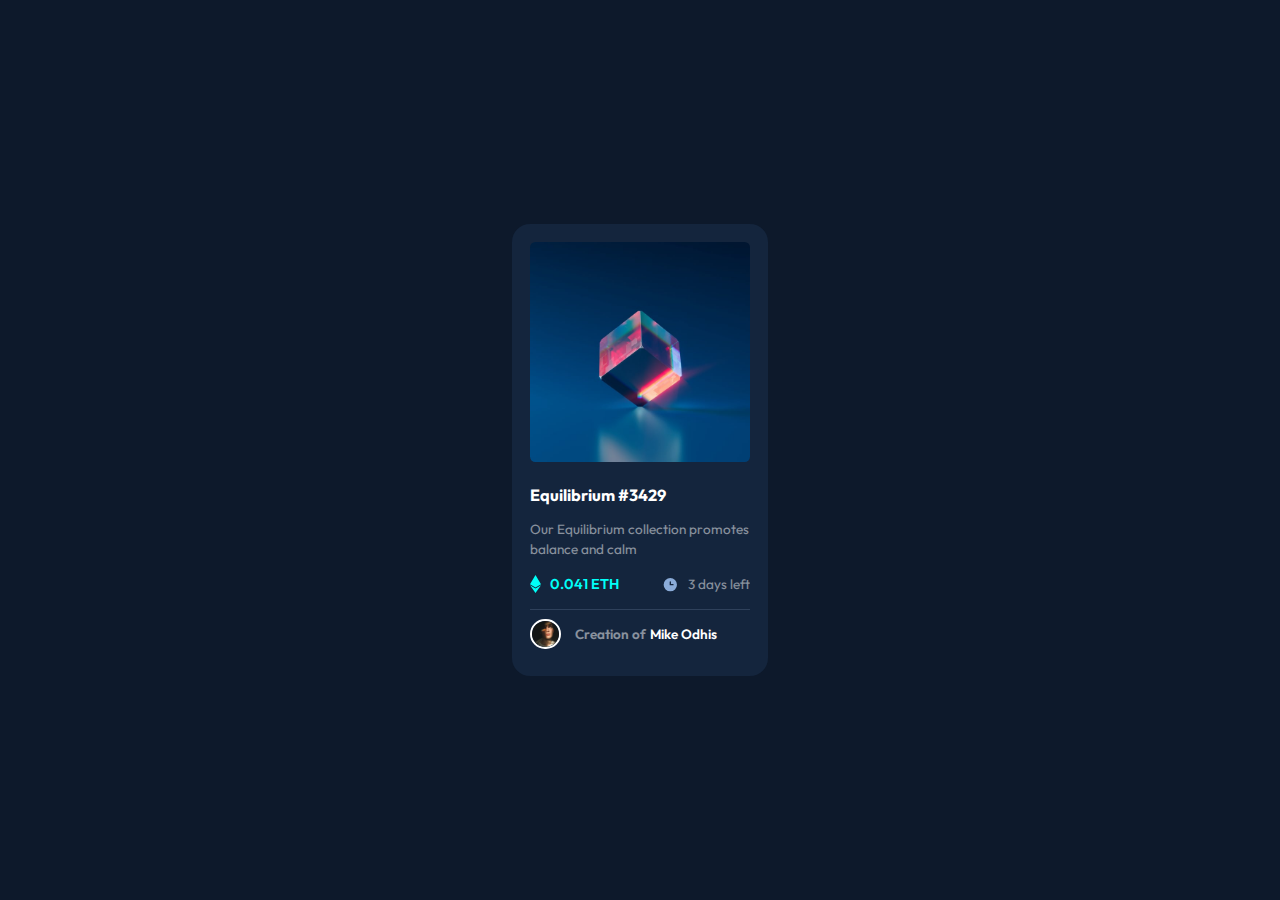
<file: 02-nft-preview-card-component/index.html>
<!DOCTYPE html>
<html lang="en">
<head>
  <meta charset="UTF-8">
  <meta name="viewport" content="width=device-width, initial-scale=1.0">
  <link rel="stylesheet" href="./styles/styles.css">
  <link rel="icon" type="image/png" sizes="32x32" href="./images/favicon-32x32.png">
  <title>NFT preview card component</title>
</head>

<body>
  <main class="main">
    <div class="main-img">
      <img src="./images/image-equilibrium.jpg" alt="image equilibrium">
    </div>
    <div class="main-dets">
      <div class="main-dets-text">
        <h1>Equilibrium #3429</h1>
        <p>Our Equilibrium collection promotes balance and calm</p>
        <div class="main-dets-nft">
          <span class="nft-price">
            <img src="./images/icon-ethereum.svg" alt="Etherium icon">0.041 ETH
          </span>
          <span class="nft-dur">
            <img src="./images/icon-clock.svg" alt="Clock icon"><p>3 days left</p>
          </span>
        </div>
        <div class="main-dets-info">
          <img src="./images/image-avatar.png" alt="User avatar">
          <span>Creation of</span>Mike Odhis
        </div>
      </div>
    </div>
  </main>
</body>
</html>
</file>
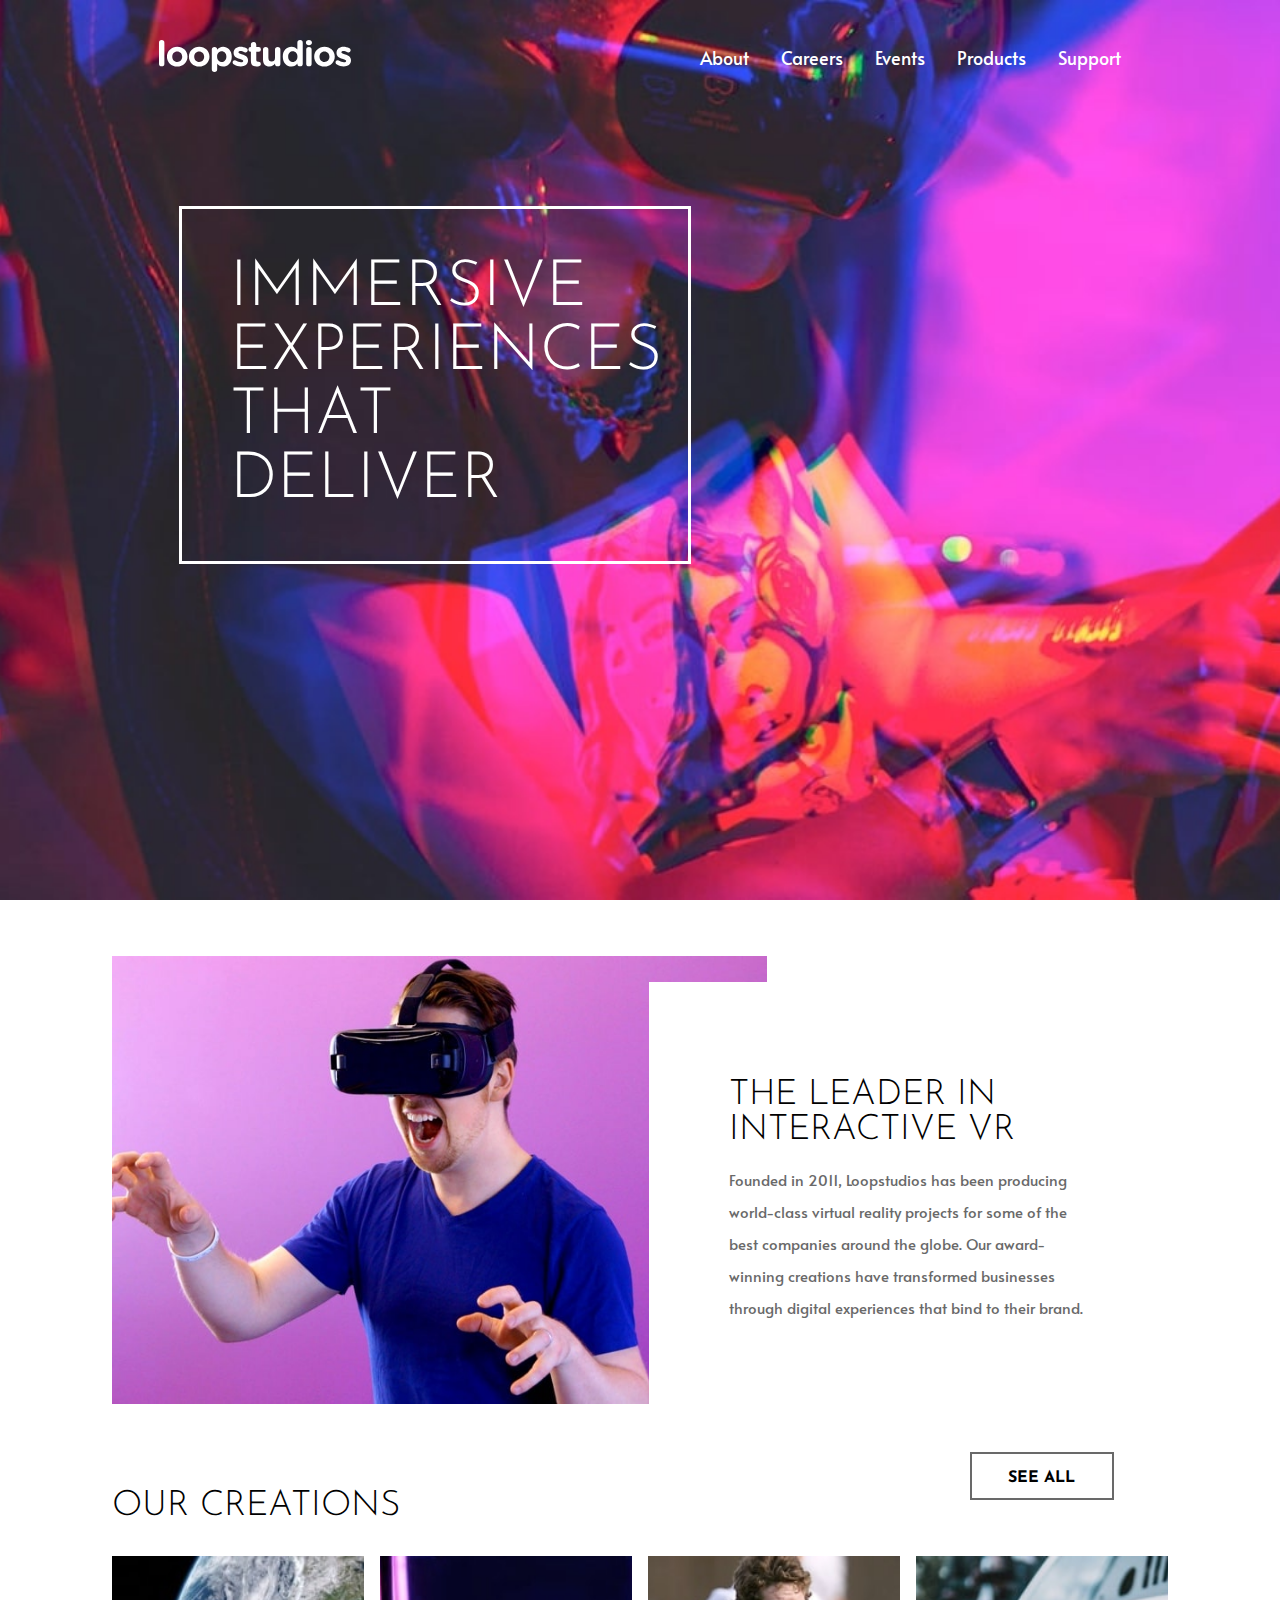
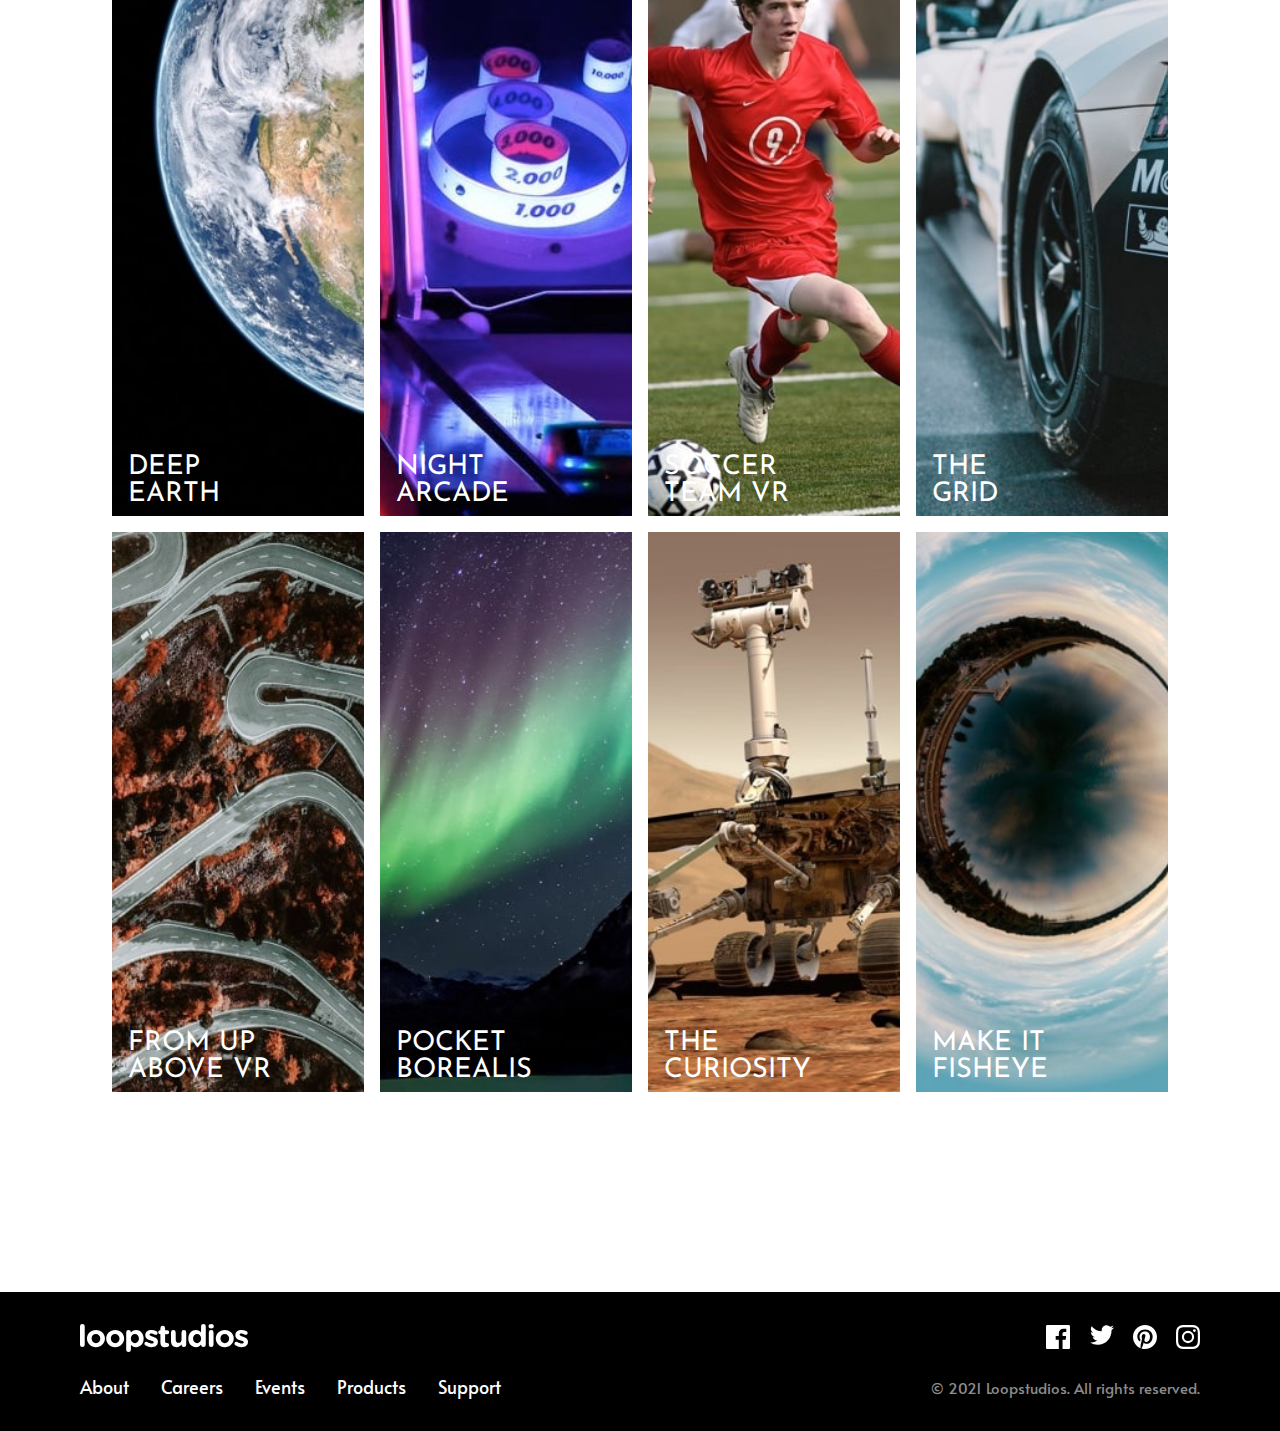
<file: 05-loopstudios-landing-page/index.html>
<!DOCTYPE html>
<html lang="en">
  <head>
    <meta charset="UTF-8" />
    <meta name="viewport" content="width=device-width, initial-scale=1.0" />
    <link rel="stylesheet" href="./stylesheets/styles.css" />
    <link
      rel="icon"
      type="image/png"
      sizes="32x32"
      href="./images/favicon-32x32.png"
    />
    <title>Loopstudios Landing Page</title>
  </head>
  <body>
    <!------------- HEADER SECTION -------------->
    <header>
      <nav class="nav" id="nav">
        <div class="logo">
          <img src="./images/logo.svg" alt="Loopstudios Logo" />
        </div>
        <div class="nav__bar">
          <a href="#">About</a>
          <a href="#">Careers</a>
          <a href="#">Events</a>
          <a href="#">Products</a>
          <a href="#">Support</a>
        </div>
        <div class="nav__bar-burger" id="burger">
          <img src="./images/icon-hamburger.svg" alt="Burger Menu" />
        </div>
      </nav>
      <div class="dropdown">
        <a href="#">About</a>
        <a href="#">Careers</a>
        <a href="#">Events</a>
        <a href="#">Products</a>
        <a href="#">Support</a>
      </div>
      <div class="cta-text">
        <h1>Immersive experiences that deliver</h1>
      </div>
    </header>

    <!------------- MAIN SECTION -------------->
    <section class="main">
      <div class="main__img">
        <img
          class="main__img-mob"
          src="./images/mobile/image-interactive.jpg"
          alt="Interactive"
        />
        <img
          class="main__img-desk"
          src="./images/desktop/image-interactive.jpg"
          alt="Interactive"
        />
      </div>

      <div class="main__text">
        <h2>The leader in interactive vr</h2>
        <p>
          Founded in 2011, Loopstudios has been producing world-class virtual
          reality projects for some of the best companies around the globe. Our
          award-winning creations have transformed businesses through digital
          experiences that bind to their brand.
        </p>
      </div>
    </section>

    <!------------- CREATIONS SECTION -------------->
    <section class="creations">
      <div class="grid-item title">
        <h2>Our creations</h2>
      </div>
      <div class="grid-item btn">
        <a href="#"> See all </a>
      </div>
      <div class="grid-item earth">
        <h3>Deep Earth</h3>
      </div>
      <div class="grid-item arcade">
        <h3>Night arcade</h3>
      </div>
      <div class="grid-item soccer">
        <h3>Soccer team VR</h3>
      </div>
      <div class="grid-item grid">
        <h3>The grid</h3>
      </div>
      <div class="grid-item above">
        <h3>From up above VR</h3>
      </div>
      <div class="grid-item borealis">
        <h3>Pocket borealis</h3>
      </div>
      <div class="grid-item curious">
        <h3>The curiosity</h3>
      </div>
      <div class="grid-item fisheye">
        <h3>Make it fisheye</h3>
      </div>
    </section>

    <!------------- FOOTER SECTION -------------->
    <footer>
      <div class="footer__nav">
        <div class="logo">
          <img src="./images/logo.svg" alt="Loopstudios logo" />
        </div>
        <div class="nav__bar">
          <a href="#">About</a>
          <a href="#">Careers</a>
          <a href="#">Events</a>
          <a href="#">Products</a>
          <a href="#">Support</a>
        </div>
      </div>

      <div class="footer__soc">
        <div class="footer__socials">
          <a href="#">
            <img src="./images/icon-facebook.svg" alt="Facebook logo" />
          </a>
          <a href="#">
            <img src="./images/icon-twitter.svg" alt="Twitter logo" />
          </a>
          <a href="#">
            <img src="./images/icon-pinterest.svg" alt="Pinterest logo" />
          </a>
          <a href="#">
            <img src="./images/icon-instagram.svg" alt="Instagram logo" />
          </a>
        </div>
        <p>© 2021 Loopstudios. All rights reserved.</p>
      </div>
    </footer>

    <script src="./app.js"></script>
  </body>
</html>
</file>
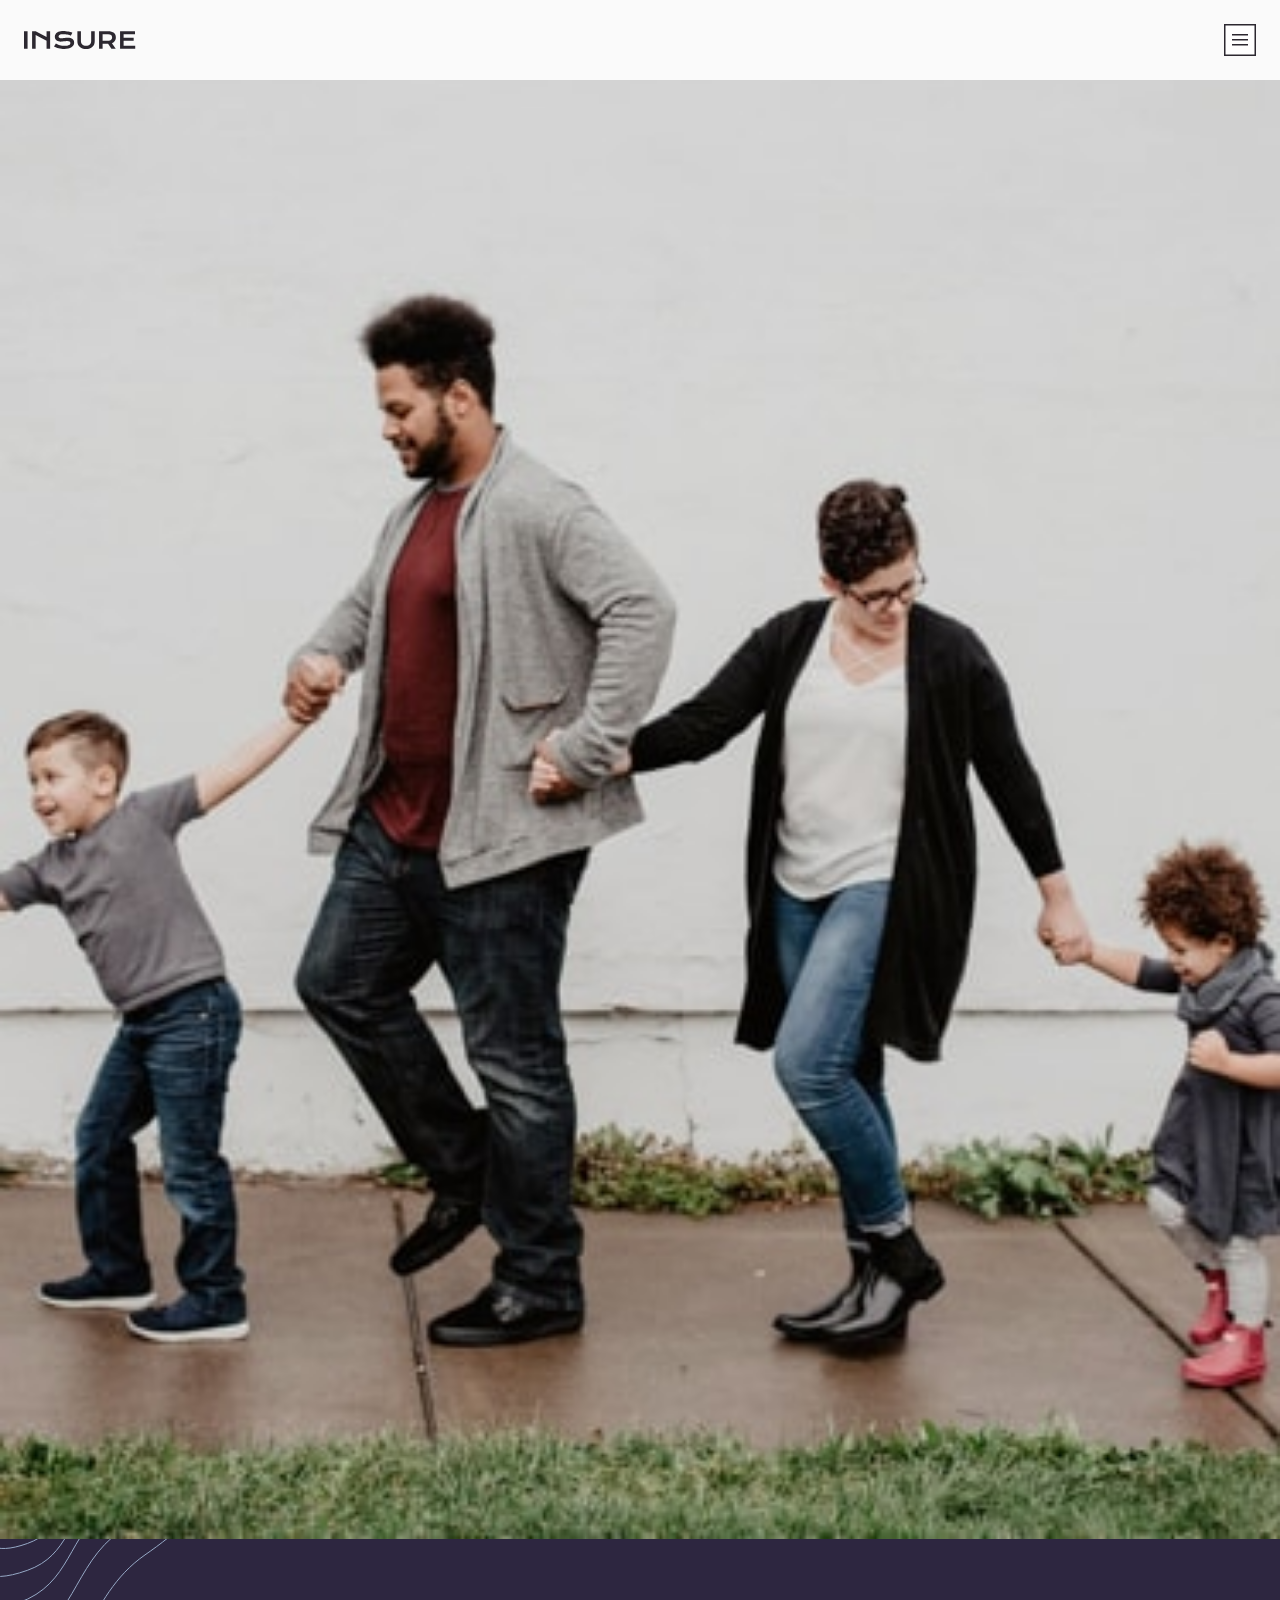
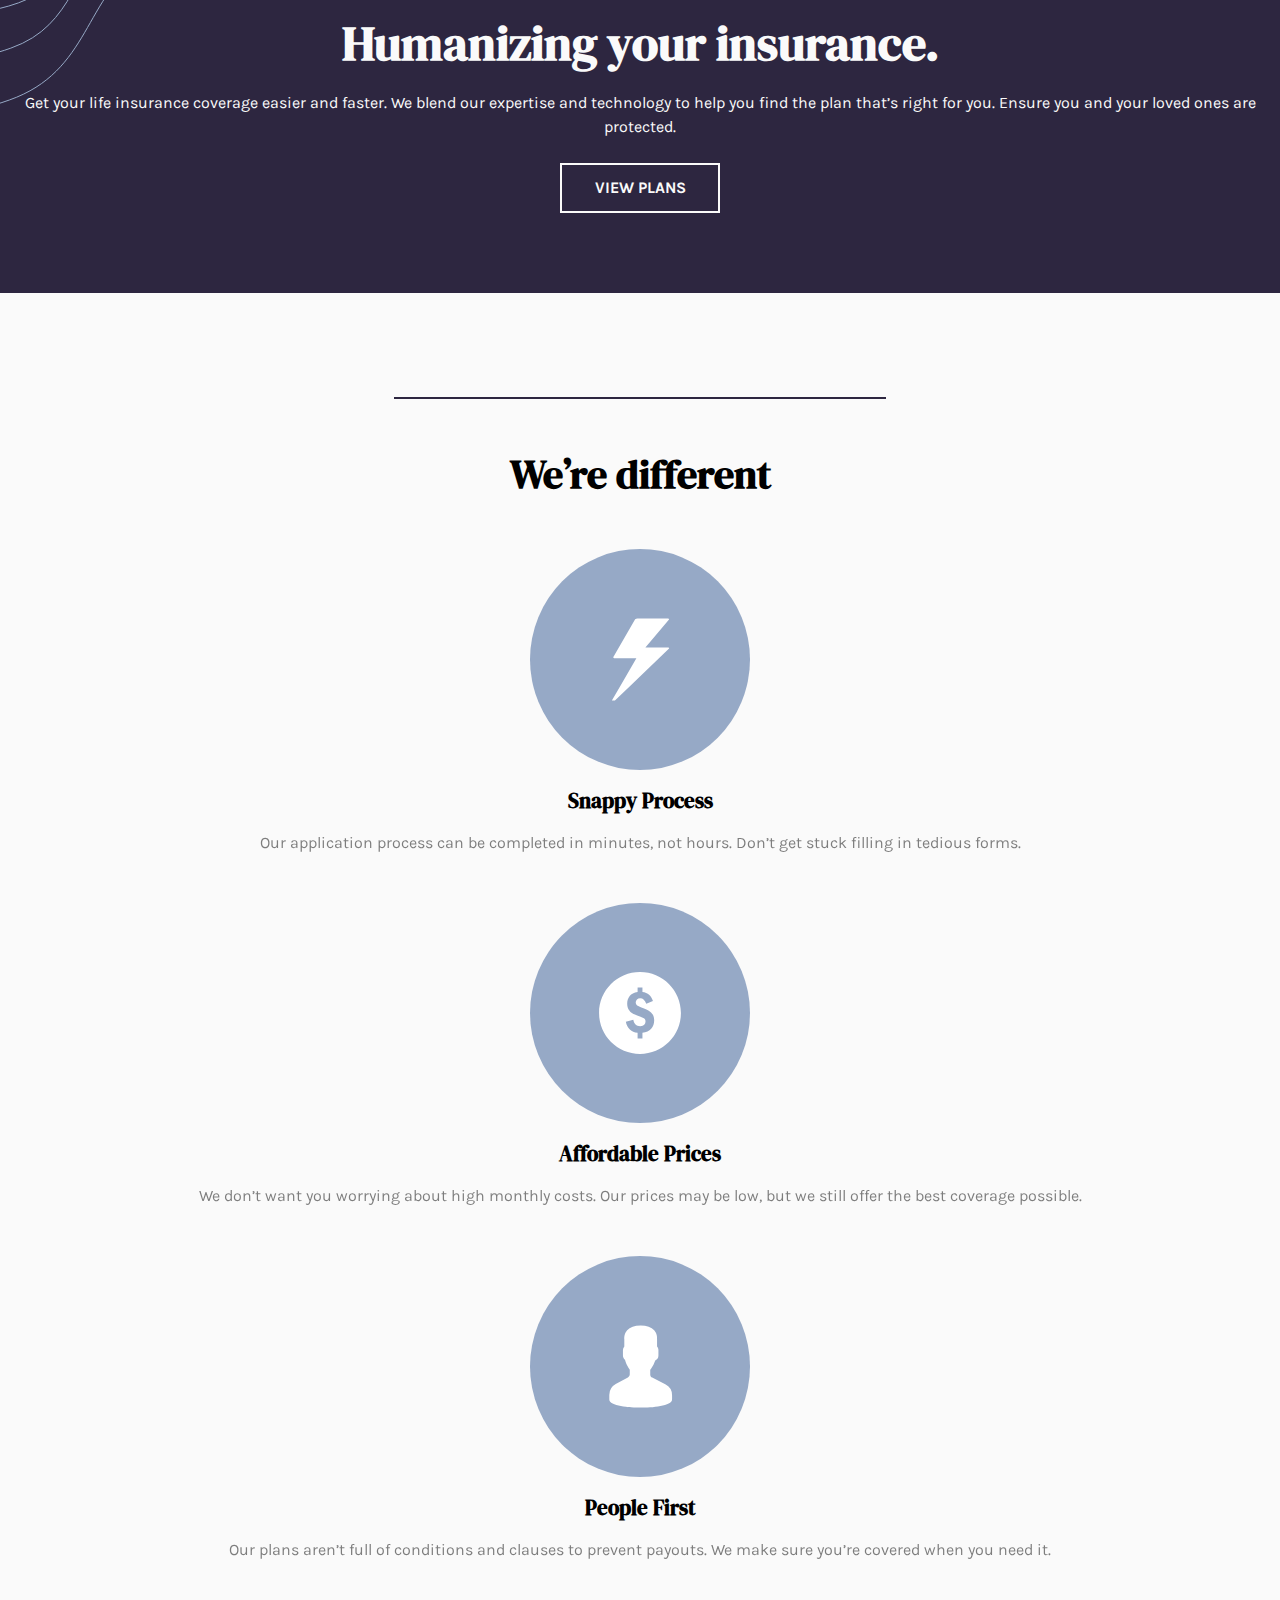
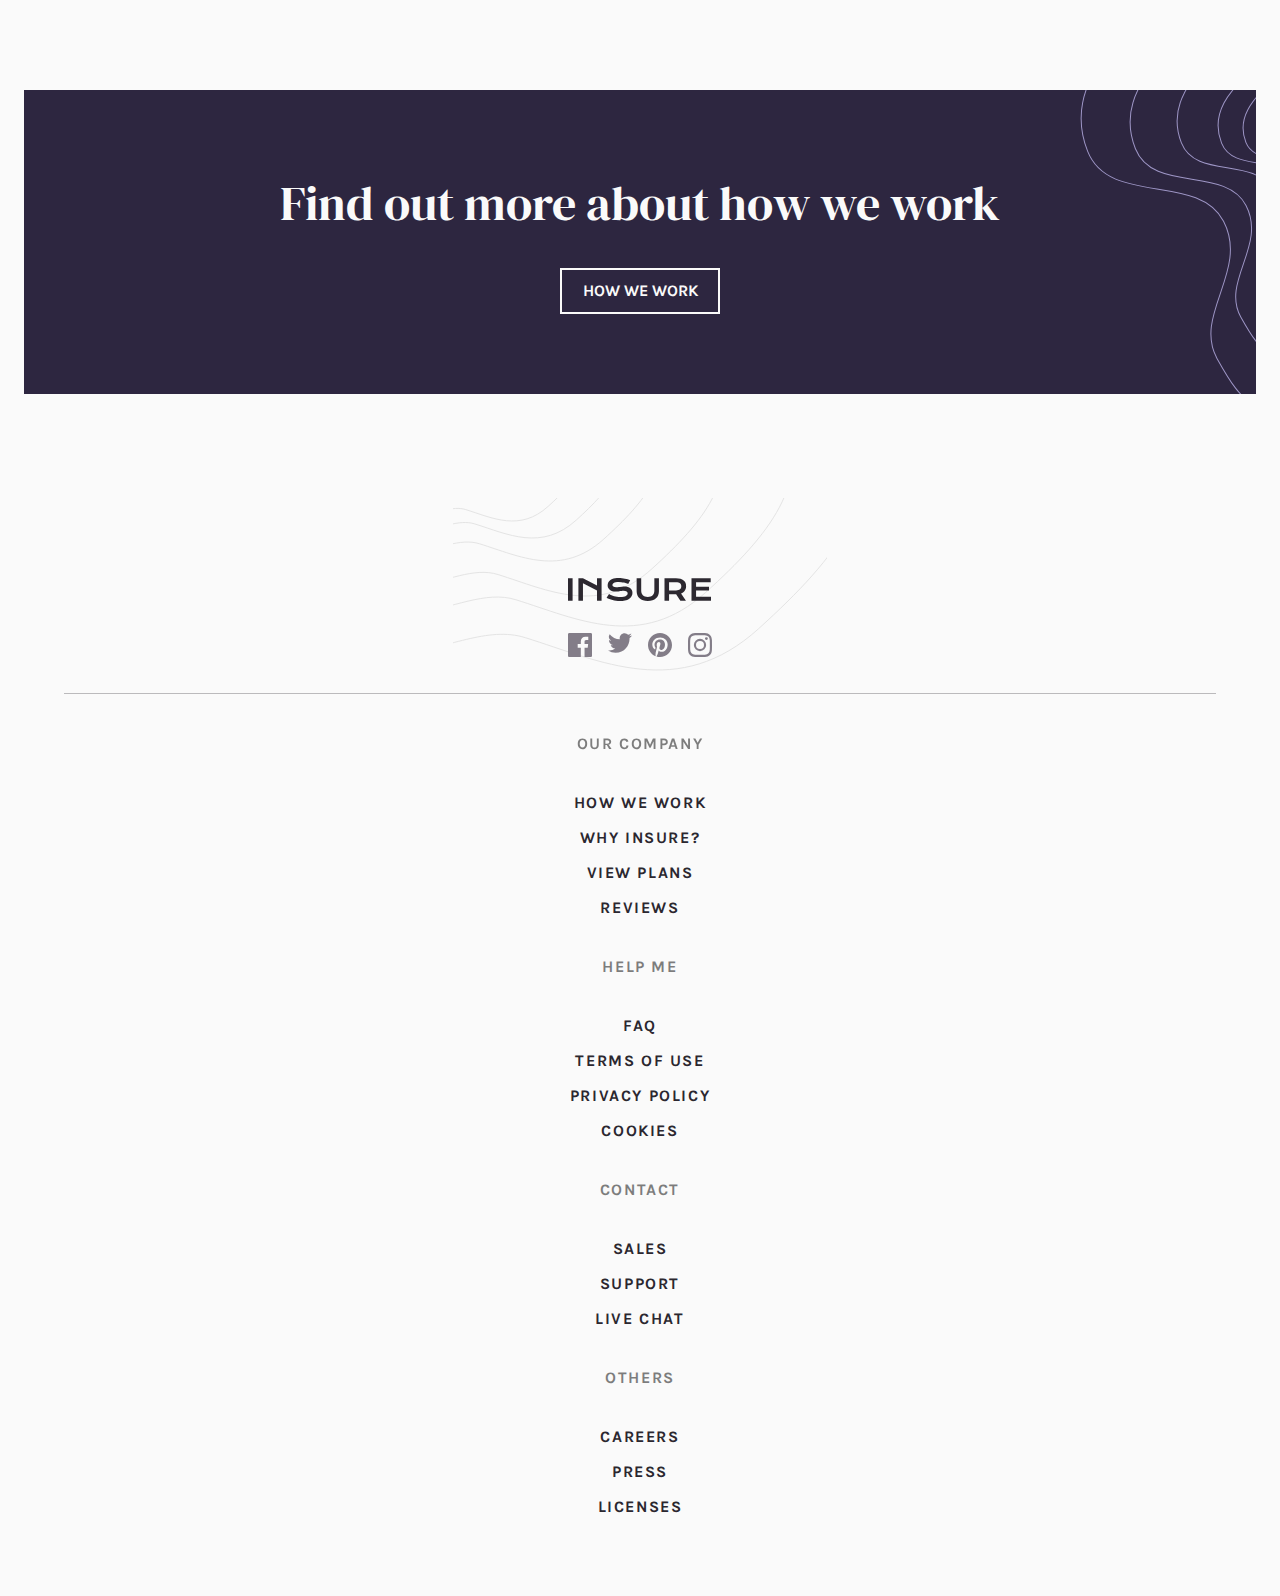
<file: 07-insure-landing-page/index.html>
<!DOCTYPE html>
<html lang="en">
<head>
  <meta charset="UTF-8">
  <meta name="viewport" content="width=device-width, initial-scale=1.0">
  <link rel="stylesheet" href="./styles/styles.css">
  <link rel="icon" type="image/png" sizes="32x32" href="./images/favicon-32x32.png">
  
  <title>Insure landing page</title>
</head>
<body>

  <!------------ HEADER --------------------->
  <header class="header">

    <nav class="nav">
      <img src="./images/logo.svg" alt="Insure logo">
      <img class="nav__burger" src="./images/icon-hamburger.svg" alt="Burger icon">
      <ul class="nav__list">
        <a>How we work</a>
        <a>Blog</a>
        <a>Account</a>
        <a>View plans</a>
      </ul>

    </nav>

  </header>

  <!------------ MAIN --------------------->
  <main class="main">

    <div class="main__img">
      <img src="./images/image-intro-mobile.jpg" alt="Intro image">
    </div>
    <div class="main__text">
      <h1>Humanizing your insurance.</h1>
      <p>
        Get your life insurance coverage easier and faster. We blend our expertise and technology to help you find the plan that’s right for you. Ensure you and your loved ones are protected.
      </p>
      <a>View plans</a>
    </div>

  </main>

  <!------------ FEATURES --------------------->
  <section class="ftrs">
	<div class="ftr-sep"></div>

    <h2>We’re different</h2>
    <div class="ftrs__cards">
      <div>
        <img src="./images/icon-snappy-process.svg" alt="Lightning icon">
        <h3>Snappy Process</h3>
        <p>
          Our application process can be completed in minutes, not hours. Don’t get stuck filling in tedious forms.
        </p>
      </div>

      <div>
        <img src="./images/icon-affordable-prices.svg" alt="Cash icon">
        <h3>Affordable Prices</h3>
        <p>
          We don’t want you worrying about high monthly costs. Our prices may be low, but we still offer the best coverage possible.
        </p>
      </div>

      <div>
        <img src="./images/icon-people-first.svg" alt="Person icon">
        <h3>People First</h3>
        <p>
          Our plans aren’t full of conditions and clauses to prevent payouts. We make sure you’re covered when you need it.
        </p>
      </div>
    </div>

  </section>
  <!------------ DISCOVER --------------------->
  <section class="dscvr">
    <div class="dscvr__container">
      <h2>Find out more about how we work</h2>
      <a>How we work</a>
    </div>

  </section>

  <!------------ FOOTER --------------------->
  <footer class="footer">

    <div class="footer-socials">
      <img src="./images/logo.svg" alt="Insure logo">
      <ul>
        <li>
          <img src="./images/icon-facebook.svg" alt="Facebook icon">
        </li>
        <li>
          <img src="./images/icon-twitter.svg" alt="Twitter icon">
        </li>
        <li>
          <img src="./images/icon-pinterest.svg" alt="Pinterest icon">
        </li>
        <li>
          <img src="./images/icon-instagram.svg" alt="Instagram icon">
        </li>
      </ul>
    </div>
	<div class="footer-sep"></div>

    <div class="footer__sitemap">

      <div class="footer__sitemap-itm">
        <h4>Our company</h4>
        <ul>
          <li>How we work</li>
          <li>Why Insure?</li>
          <li>View plans</li>
          <li>Reviews</li>
        </ul>
      </div>

      <div class="footer__sitemap-itm">
        <h4>Help me</h4>
        <ul>
          <li>FAQ</li>
          <li>Terms of use</li>
          <li>Privacy policy</li>
          <li>Cookies</li>
        </ul>
      </div>

      <div class="footer__sitemap-itm">
        <h4>Contact</h4>
        <ul>
          <li>Sales</li>
          <li>Support</li>
          <li>Live chat</li>
        </ul>
      </div>

      <div class="footer__sitemap-itm">
        <h4>Others</h4>
        <ul>
          <li>Careers</li>
          <li>Press</li>
          <li>Licenses</li>
        </ul>
      </div>

    </div>

  </footer>

  <script src="./js/app.js"></script>
</body>
</html>
</file>
<file: 02-nft-preview-card-component/styles/styles.css>
@import url('https://fonts.googleapis.com/css2?family=Outfit:wght@300;400;600&display=swap');
:root{
    /* COLOURS */
 --primary-cyan:hsl(178, 100%, 50%);
 --primary-soft-blue:hsl(215, 51%, 70%);
 --dark-blue-main: hsl(217, 54%, 11%);
 --dark-blue-card: hsl(216, 50%, 16%);
 --dark-blue-line: hsl(215, 32%, 27%);
 --white: hsl(0, 0%, 100%);
 /* FONTS */
 --font-medium: 18px;
 /* BORDERS */
 --card-radius: 1rem;
 --img-radius: 0.3rem;
 --debug: 1px solid red;
 /* PADDINGS */
 --content-padding: 1rem;

 /* GENERAL RULES */
 font-size: var(--font-medium);
}

/* RESETS */
*, *::before, *::after{
    box-sizing: border-box;
    margin: 0;
    padding: 0;
}
p{
    color: var(--white);
    line-height: 1.5;
    font-size: 0.75rem;
    opacity: 0.5;
}
body{
    min-height: 100vh;
    width: 100vw;
    font-family: 'Outfit', sans-serif;
    background-color: var(--dark-blue-main);
    color: var(--white);
    display: flex;
    justify-content: center;
    align-items: center;
}
/* MAIN STYLES */

.main{
    max-width: 70%;
    padding: var(--content-padding);
    background-color: var(--dark-blue-card);
    border-radius: var(--card-radius);

}

@media only screen and (min-width: 425px){
    .main{
        max-width: 60%;
    }
}
@media only screen and (min-width: 768px){
    .main{
        max-width: 35%;
    }
}

@media only screen and (min-width: 1024px){
    .main{
        max-width: 20%;
    }
}
@media only screen and (min-width: 1440px){
    .main{
        max-width: 20%;
    }
}

.main-img img{
    width: 100%;
    object-position: center;
    object-fit: cover;
    border-radius: var(--img-radius);
}
.main-dets{
    max-height: 45%;
}
.main-dets-text{
    /* max-width: 100%; */
    display: flex;
    flex-direction: column;
    margin-top: 1rem;
    gap: 0.8rem;
}
.main-dets-text h1{
    font-size: 0.9rem;
}

.main-dets-nft{
    display: flex;
    justify-content: space-between;
    align-items: center;
    font-size: 0.8rem;
}
.nft-price{
    font-weight: 600;
    color: #00FFF8;
}
.main-dets-nft span{
    display: flex;
    align-items: center;
}
.main-dets-nft span img{
    margin-right: 0.5rem;
}
.main-dets-info{
    max-width: 100%;
    border-top: 1px solid var(--dark-blue-line);
    display: flex;
    align-items: center;
    padding: 0.5rem 0;
    font-size: 0.75rem;
    font-weight: 600;
}
.main-dets-info p{
    font-size: 0.75rem;
    font-weight: bold;
}
.main-dets-info img{
    max-width: 14%;
    margin-right: 0.8rem;
    border: 2px solid var(--white);
    border-radius: 50%;
}
.main-dets-info span{
    opacity: 0.5;
    margin-right: 0.2rem;
}
</file>
<file: 07-insure-landing-page/styles/styles.css>
@import url('https://fonts.googleapis.com/css2?family=Karla:wght@400;700&display=swap');
@import url('https://fonts.googleapis.com/css2?family=DM+Serif+Display&display=swap');
:root{
    /* COLOURS */
    --very-light-gray: hsl(0, 0%, 98%);
    --grayish-blue: hsl(216, 30%, 68%);
    --dark-grayish-violet: hsl(273, 4%, 51%);
    --dark-violet: hsl(256, 26%, 20%);
    --very-dark-violet: hsl(270, 9%, 17%);

    /* FONTS */
    --headings-font-family: 'DM Serif Display', serif;
    --body-font-family: 'Karla', sans-serif;
    --body-font-size: 16px;
    --normal-weight: 400;
    --medium-weight: 700;

    /* PADDINGS AND MARGINS */
    --section-margin-top: 5rem;
    --std-margin: 1rem;
    --section-padding: 1.5rem;
    --std-padding: 1.5rem;

    /* OTHER VARIABLES*/
    --line-height: 1.5rem;
}

/* RESETS */
*, *::before, *::after{
    box-sizing: border-box;
    margin: 0;
    padding: 0;
}

/* GENERAL STYLES */
h1, h2, h3, h4{
    font-family: var(--headings-font-family);
}
h1{
    font-size: 3rem;
}
h2{
    font-size: 2.5rem;
}
h3{
    font-size: 1.3rem;
}
ul{
    list-style-type: none;
}
section{
    margin-top: var(--section-margin-top);
}
a{
    text-transform: uppercase;
    width: 10rem;
    padding: 0.7rem;
    background-color: var(--dark-violet);
    color: var(--very-light-gray);
    font-weight: var(--medium-weight);
    border: 2px solid var(--very-light-gray);
	cursor: pointer;
}
a:hover{
	background-color: var(--very-light-gray);
	color: var(--very-dark-violet);
}

/* MAIN STYLES */
body{
    width: 100vw;
    display: flex;
    flex-direction: column;
    background-color: var(--very-light-gray);
    font-family: var(--body-font-family);
	scroll-behavior: smooth;
}
/* HEADER */
.header{
	position: relative;
}
.nav{
	position: fixed;
	top: 0;
	width: 100vw;
	padding:  var(--std-padding);
    display: flex;
    justify-content: space-between;
    align-items: center;
	background-color: var(--very-light-gray);

}
.nav__list{
	display: none;
	position: absolute;
	left: 0;
	top: 100%;
	width: 100vw;
	min-height: 90vh;
	text-align: center;
	padding: 4rem 3rem;
	background-color: var(--dark-violet);
	background-image: url(../images/bg-pattern-mobile-nav.svg);
	background-repeat: no-repeat;
	background-position: bottom;
	z-index: 5;
}
.show{
	display: inline;
}
.nav__list a{
	all: unset;
	display: block;
	margin-bottom: 2.5rem;
	text-transform: uppercase;
	font-weight: var(--medium-weight);
	font-size: 1.3rem;
	color: var(--very-light-gray);
}
.nav__list a:last-child{
	border: 2px solid var(--very-light-gray);
	padding: 1rem 3.5rem;
}
/* MAIN */
.main{
    margin-top: 0;
}

.main__img img{
	width: 100%;
}
.main__text{
	width: 100%;
    display: flex;
    flex-direction: column;
    align-items: center;
    gap: 1.5rem;
    padding: 5rem  1.2rem;
    text-align: center;
    line-height: var(--line-height);
    color: var(--very-light-gray);
    background-color: var(--dark-violet);
	margin-top: -0.3rem;
	background-image: url(../images/bg-pattern-intro-left-mobile.svg);
	background-repeat: no-repeat;
}

.main__text > h1{
    width: 95%;
    line-height: 3rem;
}

/* FEATURES */
.ftr-sep{
	height: 2px;
	width: 40%;
	background-color: var(--dark-violet);
}
.ftrs{
    display: flex;
    flex-direction: column;
    align-items: center;
    gap: 3rem;
    padding: var(--section-padding);
}
.ftrs__cards{
    display: grid;
    grid-template-columns: 1fr;
    grid-template-rows: repeat(3, 1fr);
    gap: 3rem;
}
.ftrs__cards > div{
    display: flex;
    flex-direction: column;
    justify-content: center;
    align-items: center;
    gap: 1rem;
    text-align: center;
}
.ftrs__cards > div > img{
    width: 25%;
}
.ftrs__cards > div > p{
    line-height: var(--line-height);
	opacity: 0.5;
}
/* DISCOVER */
.dscvr{
    padding: var(--std-padding);
    margin-bottom: var(--section-margin-top);
}
.dscvr__container{
    display: flex;
    flex-direction: column;
    gap: 2rem;
    align-items: center;
    color: var(--very-light-gray);
    text-align: center;
    background-color: var(--dark-violet);
    padding: 5rem  1.5rem;
	background-image: url(../images/bg-pattern-how-we-work-mobile.svg);
	background-repeat: no-repeat;
	background-position:top right;
}
.dscvr__container h2{
	font-size: 3rem;
	font-weight: var(--body-font-size);
}
.footer{
	display: flex;
	flex-direction: column;
	align-items: center;
	justify-content: space-between;
	padding-top: var(--section-margin-top);
	background-image: url(../images/bg-pattern-footer-mobile.svg);
	background-repeat: no-repeat;
	background-position: top;
}
.footer-socials{
	display: flex;
	flex-direction: column;
	gap: 2rem;
	margin-bottom: 2rem;
}

.footer-socials ul{
	display: flex;
	gap: 1rem;
}
.footer-sep{
	width: 90%;
	height: 1px;
	background-color: var(--very-dark-violet);
	opacity: 0.3;
}

.footer__sitemap-itm h4{
    font-family: var(--body-font-family);
	opacity: 0.5;
	margin: 2.5rem 0;
	font-weight: bold;
	text-transform: uppercase;
	letter-spacing: 0.1rem;
	text-align: center;
}
.footer__sitemap-itm ul{
	text-align: center;
	text-transform: uppercase;
}
.footer__sitemap-itm ul li{
	color: var(--very-dark-violet);
	margin-bottom: var(--std-margin);
	font-weight: bold;
	letter-spacing: 0.1rem;
	cursor: pointer;
}
.footer__sitemap-itm ul li:hover{
	text-decoration: underline;
}
.footer__sitemap-itm:last-child{
	margin-bottom: var(--section-margin-top);
}
</file>
<file: 05-loopstudios-landing-page/stylesheets/styles.css>
/* FONT IMPORTS */
@import url('https://fonts.googleapis.com/css2?family=Alata&display=swap');
@import url('https://fonts.googleapis.com/css2?family=Josefin+Sans:wght@300&display=swap');

/* RESETS */
*, *::before, *::after{
	box-sizing: border-box;
	margin: 0;
	padding: 0;
}
:root{
    /* COLOURS */
    --white:hsl(0, 0%, 100%);
    --dark-gray:hsl(0, 0%, 55%);
    --very-dark-gray:hsl(0, 0%, 41%);
	--black: hsl(0, 0%, 0%);

    /* FONTS */
	--atlata-font: 'Alata', sans-serif;
	--josefin-font: 'Josefin Sans', sans-serif;
    --main-font-size: 15px;
	--josefin-weight: 300;
    --atlata-weight: 400;

	/* BREAKPOINTS */
	--mobile: 375px;
	--tablet: 768px;
	--desktop: 1440px;
}
h1, h2{
	font-family: var(--josefin-font);
	font-weight: var(--josefin-weight);
	text-transform: uppercase;
}
h1{
	display:table-caption;
	font-size: 2.3rem;
}
h2{
	color: var(--black);
	font-size: 2.2rem;
	text-align: center;
	margin: 1rem 0;
}
p{
	font-family: var(--atlata-font);
	font-weight: var(--atlata-weight);
	font-size: var(--main-font-size);
}
a{
	text-decoration: none;
	color: inherit;
}
section{
	margin: 3.5rem 2rem;
}
/* section{
	padding: 5rem 1rem;
} */

/* MAIN STYLES */
body{
	width: 100vw;
	overflow-x: hidden;
	scroll-behavior: smooth;
}
header{
	height: 100vh;
	width: 100%;
	background-image: url(../images/mobile/image-hero.jpg);
	background-position: top;
	background-repeat: no-repeat;
	background-size: cover;
	color: var(--white);
	display: flex;
	flex-direction: column;
	align-items: center;
}
.nav{
	position: relative;
	width: 100%;
	display: flex;
	align-items: center;
	gap: 45%;
	margin: 0 auto;
	padding: 2.5rem 1.5rem;
	transition: all 0.4s ease-in-out;
}
.nav-bg{
	background-color: black;
}
.logo > img{
	width: 100%;
}
.nav__bar{
	display: none;
	gap: 1.5rem;
	font-family: var(--atlata-font);
	font-size: 1.3rem;
}
.cta-text{
	width: 85%;
	text-align: left;
	border: 3px solid var(--white);
	margin-top: 30%;
	padding: 1rem;
}
.dropdown{
	position: absolute;
	bottom: -7%;
	left: 0;
	width: 100%;
	height: 90vh;
	background-color: var(--black);
	font-family: var(--josefin-font);
	font-weight: var(--josefin-weight);
	text-transform: uppercase;
	font-size: 1.5rem;
	display: flex;
	flex-direction: column;
	gap: 2.2rem;
	padding: 5rem 0 10rem 2rem;
	transform: translateX(-100%);
	transition: all 0.4s ease-in-out;
}
.show-dropdown{
	transform: translateX(0);
}

/* MAIN SECTION */
.main{
	display: flex;
	flex-direction: column;
	justify-content: center;
	align-items: center;
	gap: 2.5rem;
	margin-bottom: -3rem;
}
.main__img{
	width: 100%;
}
.main__img > img{
	width: 100%;
	object-fit: cover;
}
.main__img-desk{
	display: none;
}
.main__text{
	width: 90%;
	text-align: center;
}
.main__text > p{
	color: var(--very-dark-gray);
	line-height: 2rem;
}

/* CREATIONS */
.creations{
	display: grid;
	grid-template-areas: 
		"oc"
		"de"
		"na"
		"st"
		"tg"
		"fu"
		"pb"
		"tc"
		"mi"
		"sa";
	grid-template-rows: repeat(10, 8em);
	grid-template-columns: 1fr;
	gap: 1rem;

}
.grid-item{
	height: 100%;
	display: grid;
	justify-content: left;
	align-items: flex-end;
	font-family: var(--josefin-font);
	color: var(--white);
	text-transform: uppercase;
	background-size: cover;
	background-position: center;
	background-repeat: no-repeat;
}
.grid-item > h3{
	width: 70%;
	padding: 0.5rem 1rem;
	font-size: 1.7rem;
	font-weight: normal;
}
.title{
	grid-area: oc;
	justify-content: center;
}
.earth{
	grid-area: de;
	background-image: url(../images/mobile/image-deep-earth.jpg);
}
.arcade{
	grid-area: na;
	background-image: url(../images/mobile/image-night-arcade.jpg);
}
.soccer{
	grid-area: st;
	background-image: url(../images/mobile/image-soccer-team.jpg);
}
.grid{
	grid-area: tg;
	background-image: url(../images/mobile/image-grid.jpg);
}
.above{
	grid-area: fu;
	background-image: url(../images/mobile/image-from-above.jpg);
}
.borealis{
	grid-area: pb;
	background-image: url(../images/mobile/image-pocket-borealis.jpg);
}
.curious{
	grid-area: tc;
	background-image: url(../images/mobile/image-curiosity.jpg);
}
.fisheye{
	grid-area: mi;
	background-image: url(../images/mobile/image-fisheye.jpg);
}
.btn{
	all: unset;
	height: 10%;
	width: 40%;
	grid-area: sa;
	color: var(--black);
	font-family: var(--josefin-font);
	font-weight: bold;
	text-transform: uppercase;
	text-align: center;
	border: 2px solid var(--very-dark-gray);
	margin: auto;
	padding: 1rem 1.2rem;
}

/* FOOTER */
footer{
	background-color: var(--black);
	color: white;
	display: flex;
	flex-direction: column;
	align-items: center;
	gap: 3rem;
	padding: 4rem 0;
}
.footer__nav > .logo{
	margin-bottom: 1.2rem;
}
.footer__nav > .nav__bar{
	display: flex;
	flex-direction: column;
	align-items: center;
	font-family: var(--atlata-font);
	gap: 1rem;

}

.footer__soc {
	display: flex;
	flex-direction: column;
	gap: 1.5rem;
	align-items: center;
	justify-content: center;
}
.footer__soc > p{
	color: var(--dark-gray);
}
.footer__socials{
	display: flex;
	gap: 1.2rem;
}

/* RESPONSIVE BREAKPOINTS */
@media (min-width: 768px) {
	header{
		background-image: url(../images/desktop/image-hero.jpg);
		background-size: cover;
	}
	.nav{
		gap: 5rem;
		justify-content: space-around;
	}
	.nav__bar-burger{
		display: none;
	}
	.nav__bar {
		font-size: 1.1rem;
		gap: 2rem;
		display: flex;
	}
	.cta-text{
		width: 40%;
		margin: 7% auto 0 14%;
		padding: 3rem;
	}
	.cta-text > h1{
		display: initial ;
		font-size: 4rem;
	}

	/* MAIN SECTION */
	.main{
		flex-direction: row;
		padding: 0 5rem;
	}
	.main__img-mob{
		display: none;
	}
	.main__img-desk{
		display: block;
	}
	.main__text{
		width: 70%;
		text-align: left;
		background-color: var(--white);
		margin-top: auto;
		margin-left: -15%;
		padding: 5rem;
	}
	.main__text > h2{
		text-align: left;
	}

	/* CREATIONS SECTION */
	.creations{
		grid-template-areas:
			"oc oc oc sa"
			"de na st tg"
			"de na st tg"
			"de na st tg"
			"de na st tg"
			"fu pb tc mi"
			"fu pb tc mi"
			"fu pb tc mi"
			"fu pb tc mi"
		;
		grid-template-columns: repeat(4, 1fr);
		gap: 1rem;
		padding: 0 5rem;
	}
	.title{
		justify-content: left;
	}
	.earth{
		background-image: url(../images/desktop/image-deep-earth.jpg);
	}
	.arcade{
		background-image: url(../images/desktop/image-night-arcade.jpg);
	}
	.soccer{
		background-image: url(../images/desktop/image-soccer-team.jpg);
	}
	.grid{
		background-image: url(../images/desktop/image-grid.jpg);
	}
	.above{
		background-image: url(../images/desktop/image-from-above.jpg);
	}
	.borealis{
		background-image: url(../images/desktop/image-pocket-borealis.jpg);
	}
	.curious{
		background-image: url(../images/desktop/image-curiosity.jpg);
	}
	.fisheye{
		background-image: url(../images/desktop/image-fisheye.jpg);
	}
	.grid-item{
		background-position: top;
	}

	/* FOOTER */
	footer{
		padding: 2rem 5rem;
		flex-direction: row;
		justify-content: space-between;
	}
	.footer__nav > .nav__bar{
		flex-direction: row;
		gap: 2rem;
		font-size: 1.1rem;
	}
	.footer__nav > .logo{
		width: 40%;
	}
	.footer__soc{
		align-items: flex-end;
	}
}
</file>
